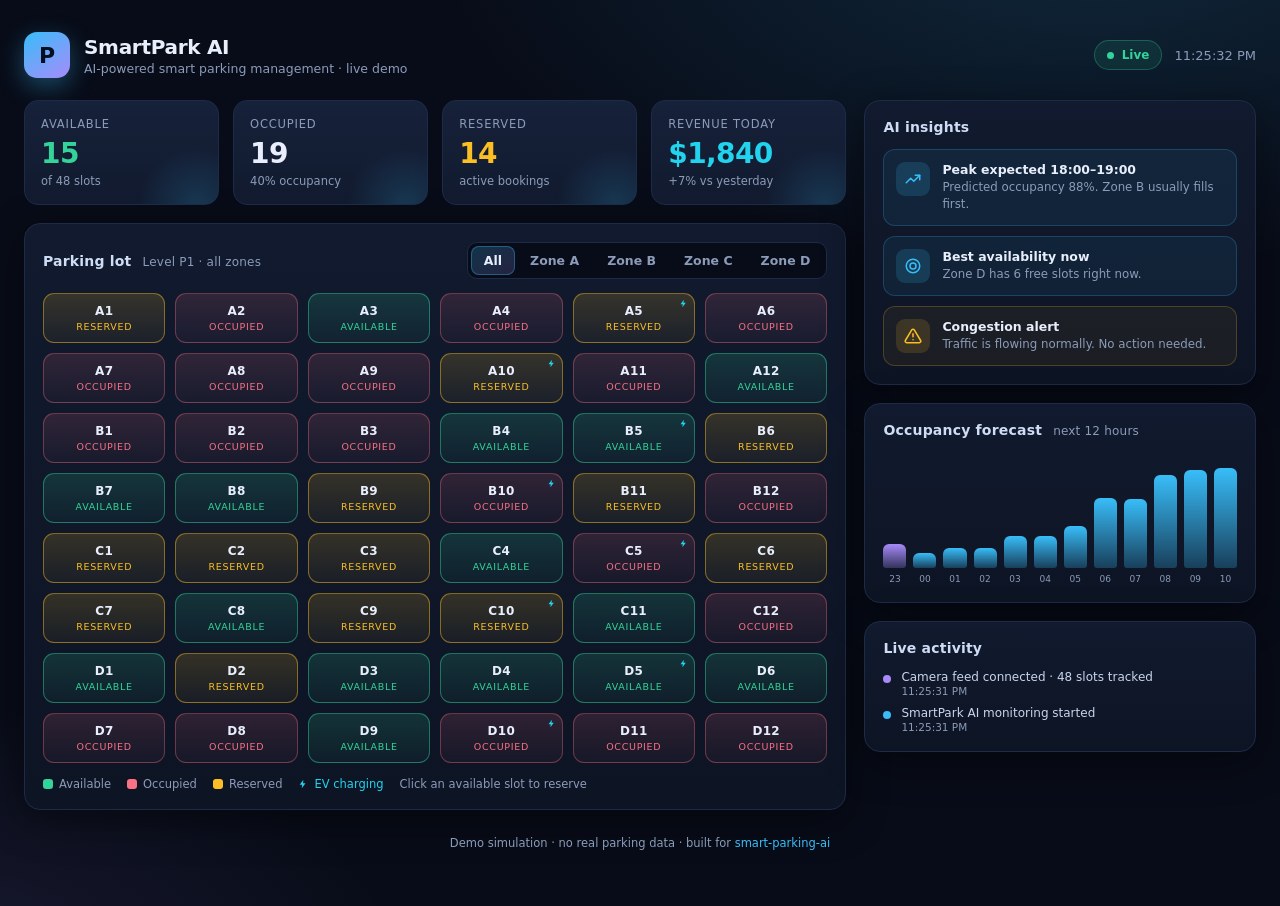
<file: demo/index.html>
<!DOCTYPE html>
<html lang="en">
<head>
<meta charset="UTF-8" />
<meta name="viewport" content="width=device-width, initial-scale=1.0" />
<title>SmartPark AI — Live Parking Demo</title>
<style>
  :root {
    --bg: #080c18;
    --bg-soft: #0d1424;
    --card: #111a2e;
    --card-hi: #16213a;
    --line: #1e2b47;
    --text: #e8eefc;
    --muted: #8b9bb8;
    --accent: #38bdf8;
    --accent-2: #22d3ee;
    --green: #34d399;
    --amber: #fbbf24;
    --red: #fb7185;
    --purple: #a78bfa;
    --radius: 16px;
    --shadow: 0 10px 40px rgba(0, 0, 0, .45);
  }
  * { box-sizing: border-box; }
  html, body { margin: 0; padding: 0; }
  body {
    font-family: "Inter", ui-sans-serif, system-ui, -apple-system, "Segoe UI", Roboto, sans-serif;
    background:
      radial-gradient(1100px 600px at 85% -10%, rgba(56, 189, 248, .16), transparent 60%),
      radial-gradient(900px 500px at -10% 110%, rgba(167, 139, 250, .12), transparent 60%),
      var(--bg);
    color: var(--text);
    min-height: 100vh;
    -webkit-font-smoothing: antialiased;
  }
  .wrap { max-width: 1320px; margin: 0 auto; padding: 24px 24px 56px; }

  header {
    display: flex; align-items: center; justify-content: space-between;
    gap: 16px; padding: 8px 0 22px; flex-wrap: wrap;
  }
  .brand { display: flex; align-items: center; gap: 14px; }
  .logo {
    width: 46px; height: 46px; border-radius: 13px; display: grid; place-items: center;
    background: linear-gradient(145deg, var(--accent), var(--purple));
    font-weight: 800; font-size: 22px; color: #04101f;
    box-shadow: 0 8px 24px rgba(56, 189, 248, .35);
  }
  .brand h1 { font-size: 20px; margin: 0; letter-spacing: -.3px; }
  .brand p { margin: 2px 0 0; font-size: 12.5px; color: var(--muted); }
  .head-right { display: flex; align-items: center; gap: 12px; }
  .live {
    display: inline-flex; align-items: center; gap: 8px;
    font-size: 12px; font-weight: 600; color: var(--green);
    background: rgba(52, 211, 153, .1); border: 1px solid rgba(52, 211, 153, .3);
    padding: 7px 12px; border-radius: 999px;
  }
  .dot { width: 7px; height: 7px; border-radius: 50%; background: var(--green); animation: pulse 1.8s infinite; }
  @keyframes pulse { 0%, 100% { opacity: 1; box-shadow: 0 0 0 0 rgba(52,211,153,.5);} 50% { opacity: .6; box-shadow: 0 0 0 6px rgba(52,211,153,0);} }
  .clock { font-variant-numeric: tabular-nums; font-size: 13px; color: var(--muted); }

  .layout { display: grid; grid-template-columns: minmax(0, 2.1fr) minmax(0, 1fr); gap: 18px; }
  @media (max-width: 980px) { .layout { grid-template-columns: 1fr; } }

  .card {
    background: linear-gradient(180deg, var(--card), var(--bg-soft));
    border: 1px solid var(--line); border-radius: var(--radius);
    padding: 18px; box-shadow: var(--shadow);
  }
  .card h2 { font-size: 14px; margin: 0 0 14px; letter-spacing: .2px; color: #cfdcf5; font-weight: 600; }
  .card h2 .sub { color: var(--muted); font-weight: 400; font-size: 12px; margin-left: 6px; }

  .kpis { display: grid; grid-template-columns: repeat(4, 1fr); gap: 14px; margin-bottom: 18px; }
  @media (max-width: 720px) { .kpis { grid-template-columns: repeat(2, 1fr); } }
  .kpi { padding: 16px; border-radius: 14px; background: linear-gradient(180deg, var(--card-hi), var(--card)); border: 1px solid var(--line); position: relative; overflow: hidden; }
  .kpi::after { content: ""; position: absolute; inset: auto -20% -60% auto; width: 120px; height: 120px; border-radius: 50%; background: radial-gradient(circle, rgba(56,189,248,.18), transparent 70%); }
  .kpi .label { font-size: 11.5px; color: var(--muted); text-transform: uppercase; letter-spacing: .8px; }
  .kpi .value { font-size: 28px; font-weight: 700; margin-top: 6px; letter-spacing: -.6px; }
  .kpi .delta { font-size: 11.5px; margin-top: 4px; color: var(--muted); }
  .kpi.green .value { color: var(--green); }
  .kpi.amber .value { color: var(--amber); }
  .kpi.cyan .value { color: var(--accent-2); }

  .lot-head { display: flex; align-items: center; justify-content: space-between; gap: 10px; flex-wrap: wrap; margin-bottom: 14px; }
  .tabs { display: inline-flex; background: var(--bg); border: 1px solid var(--line); border-radius: 10px; padding: 3px; gap: 2px; }
  .tab { border: 0; background: transparent; color: var(--muted); font: inherit; font-size: 12.5px; font-weight: 600; padding: 7px 13px; border-radius: 8px; cursor: pointer; transition: .18s; }
  .tab:hover { color: var(--text); }
  .tab.active { background: linear-gradient(145deg, rgba(56,189,248,.22), rgba(167,139,250,.18)); color: var(--text); box-shadow: inset 0 0 0 1px rgba(56,189,248,.35); }

  .grid-slots { display: grid; grid-template-columns: repeat(6, 1fr); gap: 10px; }
  @media (max-width: 620px) { .grid-slots { grid-template-columns: repeat(4, 1fr); } }
  .slot {
    position: relative; border-radius: 11px; border: 1px solid var(--line);
    background: linear-gradient(180deg, #16213a, #101a2d);
    padding: 10px 8px; text-align: center; cursor: pointer; transition: .18s;
    user-select: none; overflow: hidden;
  }
  .slot .id { font-size: 12px; font-weight: 700; letter-spacing: .3px; }
  .slot .st { font-size: 9.5px; text-transform: uppercase; letter-spacing: .7px; margin-top: 3px; color: var(--muted); }
  .slot .ev { position: absolute; top: 5px; right: 6px; font-size: 9px; color: var(--accent-2); }
  .slot:hover { transform: translateY(-2px); border-color: rgba(56,189,248,.5); }
  .slot.available { border-color: rgba(52,211,153,.45); background: linear-gradient(180deg, rgba(52,211,153,.16), rgba(52,211,153,.05)); }
  .slot.available .st { color: var(--green); }
  .slot.occupied { border-color: rgba(251,113,133,.35); background: linear-gradient(180deg, rgba(251,113,133,.14), rgba(251,113,133,.04)); cursor: not-allowed; }
  .slot.occupied .st { color: var(--red); }
  .slot.reserved { border-color: rgba(251,191,36,.45); background: linear-gradient(180deg, rgba(251,191,36,.16), rgba(251,191,36,.05)); }
  .slot.reserved .st { color: var(--amber); }

  .legend { display: flex; gap: 16px; flex-wrap: wrap; margin-top: 14px; font-size: 11.5px; color: var(--muted); }
  .legend span { display: inline-flex; align-items: center; gap: 6px; }
  .sw { width: 10px; height: 10px; border-radius: 3px; display: inline-block; }
  .sw.a { background: var(--green); } .sw.o { background: var(--red); } .sw.r { background: var(--amber); }

  .side { display: flex; flex-direction: column; gap: 18px; }

  .insight { display: flex; gap: 12px; padding: 12px; border-radius: 12px; background: rgba(56,189,248,.07); border: 1px solid rgba(56,189,248,.22); margin-bottom: 10px; }
  .insight .ico { width: 34px; height: 34px; flex: 0 0 34px; border-radius: 9px; display: grid; place-items: center; background: rgba(56,189,248,.16); font-size: 16px; }
  .insight b { display: block; font-size: 12.5px; margin-bottom: 2px; }
  .insight p { margin: 0; font-size: 11.8px; color: var(--muted); line-height: 1.45; }

  .chart { display: flex; align-items: flex-end; gap: 7px; height: 132px; padding-top: 6px; }
  .bar-col { flex: 1; display: flex; flex-direction: column; align-items: center; gap: 6px; height: 100%; justify-content: flex-end; }
  .bar { width: 100%; border-radius: 6px 6px 3px 3px; background: linear-gradient(180deg, var(--accent), rgba(56,189,248,.25)); transition: height .5s ease; min-height: 4px; }
  .bar.now { background: linear-gradient(180deg, var(--purple), rgba(167,139,250,.25)); }
  .bar-col .h { font-size: 9px; color: var(--muted); }

  .feed { list-style: none; margin: 0; padding: 0; display: flex; flex-direction: column; gap: 9px; max-height: 236px; overflow: auto; }
  .feed li { display: flex; gap: 10px; align-items: flex-start; font-size: 12px; color: #c8d5ee; }
  .feed .fdot { width: 8px; height: 8px; border-radius: 50%; margin-top: 5px; flex: 0 0 8px; }
  .feed time { display: block; font-size: 10.5px; color: var(--muted); margin-top: 1px; }

  .modal-bg { position: fixed; inset: 0; background: rgba(3, 7, 15, .7); backdrop-filter: blur(6px); display: none; place-items: center; padding: 20px; z-index: 50; }
  .modal-bg.open { display: grid; }
  .modal { width: 100%; max-width: 400px; background: linear-gradient(180deg, #16213a, #0d1424); border: 1px solid var(--line); border-radius: 18px; padding: 22px; box-shadow: var(--shadow); animation: pop .22s ease; }
  @keyframes pop { from { transform: scale(.94); opacity: 0; } to { transform: scale(1); opacity: 1; } }
  .modal h3 { margin: 0 0 4px; font-size: 17px; }
  .modal .muted { color: var(--muted); font-size: 12.5px; margin: 0 0 16px; }
  .field { margin-bottom: 13px; }
  .field label { display: block; font-size: 11.5px; color: var(--muted); margin-bottom: 6px; text-transform: uppercase; letter-spacing: .6px; }
  .field select, .field input { width: 100%; padding: 10px 12px; border-radius: 10px; border: 1px solid var(--line); background: var(--bg); color: var(--text); font: inherit; font-size: 13px; }
  .field select:focus, .field input:focus { outline: none; border-color: var(--accent); }
  .price { display: flex; justify-content: space-between; align-items: center; padding: 12px 14px; border-radius: 10px; background: rgba(52,211,153,.08); border: 1px solid rgba(52,211,153,.25); margin-bottom: 16px; font-size: 13px; }
  .price b { font-size: 19px; color: var(--green); }
  .btn { border: 0; font: inherit; font-weight: 700; font-size: 13.5px; padding: 12px 16px; border-radius: 11px; cursor: pointer; transition: .18s; }
  .btn.primary { background: linear-gradient(145deg, var(--accent), var(--accent-2)); color: #04101f; width: 100%; }
  .btn.primary:hover { filter: brightness(1.08); }
  .btn.ghost { background: transparent; color: var(--muted); border: 1px solid var(--line); }
  .btn.ghost:hover { color: var(--text); border-color: var(--muted); }
  .modal-actions { display: flex; gap: 10px; }

  .toast-wrap { position: fixed; right: 20px; bottom: 20px; display: flex; flex-direction: column; gap: 10px; z-index: 60; }
  .toast { background: #14203a; border: 1px solid rgba(52,211,153,.4); color: var(--text); padding: 12px 16px; border-radius: 12px; font-size: 12.5px; box-shadow: var(--shadow); animation: slide .25s ease; max-width: 320px; }
  .toast.warn { border-color: rgba(251,191,36,.45); }
  @keyframes slide { from { transform: translateY(12px); opacity: 0; } to { transform: none; opacity: 1; } }

  footer { margin-top: 26px; text-align: center; font-size: 11.5px; color: var(--muted); }
  footer a { color: var(--accent); text-decoration: none; }
</style>
</head>
<body>
<div class="wrap">
  <header>
    <div class="brand">
      <div class="logo">P</div>
      <div>
        <h1>SmartPark AI</h1>
        <p>AI-powered smart parking management · live demo</p>
      </div>
    </div>
    <div class="head-right">
      <span class="live"><span class="dot"></span> Live</span>
      <span class="clock" id="clock">--:--:--</span>
    </div>
  </header>

  <div class="layout">
    <div>
      <div class="kpis">
        <div class="kpi green">
          <div class="label">Available</div>
          <div class="value" id="kpiAvail">0</div>
          <div class="delta" id="kpiAvailDelta">of 0 slots</div>
        </div>
        <div class="kpi">
          <div class="label">Occupied</div>
          <div class="value" id="kpiOcc">0</div>
          <div class="delta" id="kpiOccDelta">0% occupancy</div>
        </div>
        <div class="kpi amber">
          <div class="label">Reserved</div>
          <div class="value" id="kpiRes">0</div>
          <div class="delta">active bookings</div>
        </div>
        <div class="kpi cyan">
          <div class="label">Revenue today</div>
          <div class="value" id="kpiRev">$0</div>
          <div class="delta">+<span id="kpiRevPct">0</span>% vs yesterday</div>
        </div>
      </div>

      <div class="card">
        <div class="lot-head">
          <h2 style="margin:0">Parking lot <span class="sub" id="lotSub">Level P1 · all zones</span></h2>
          <div class="tabs" id="tabs">
            <button class="tab active" data-zone="all">All</button>
            <button class="tab" data-zone="A">Zone A</button>
            <button class="tab" data-zone="B">Zone B</button>
            <button class="tab" data-zone="C">Zone C</button>
            <button class="tab" data-zone="D">Zone D</button>
          </div>
        </div>
        <div class="grid-slots" id="slotGrid"></div>
        <div class="legend">
          <span><i class="sw a"></i> Available</span>
          <span><i class="sw o"></i> Occupied</span>
          <span><i class="sw r"></i> Reserved</span>
          <span style="color:var(--accent-2)"><svg width="10" height="10" viewBox="0 0 24 24" fill="#22d3ee" style="vertical-align:-1px"><path d="M13 2 4 14h6l-1 8 9-12h-6z"/></svg> EV charging</span>
          <span>Click an available slot to reserve</span>
        </div>
      </div>
    </div>

    <div class="side">
      <div class="card">
        <h2>AI insights</h2>
        <div class="insight">
          <div class="ico">
            <svg width="18" height="18" viewBox="0 0 24 24" fill="none" stroke="#38bdf8" stroke-width="2" stroke-linecap="round" stroke-linejoin="round"><polyline points="3 17 9 11 13 15 21 7"/><polyline points="15 7 21 7 21 13"/></svg>
          </div>
          <div>
            <b>Peak expected 18:00–19:00</b>
            <p>Predicted occupancy <span id="peakPct">—</span>. Zone B usually fills first.</p>
          </div>
        </div>
        <div class="insight">
          <div class="ico">
            <svg width="18" height="18" viewBox="0 0 24 24" fill="none" stroke="#38bdf8" stroke-width="2"><circle cx="12" cy="12" r="9"/><circle cx="12" cy="12" r="4"/></svg>
          </div>
          <div>
            <b>Best availability now</b>
            <p id="bestZone">—</p>
          </div>
        </div>
        <div class="insight" style="background:rgba(251,191,36,.06);border-color:rgba(251,191,36,.22);margin-bottom:0">
          <div class="ico" style="background:rgba(251,191,36,.14)">
            <svg width="18" height="18" viewBox="0 0 24 24" fill="none" stroke="#fbbf24" stroke-width="2" stroke-linecap="round" stroke-linejoin="round"><path d="M10.3 3.9 1.8 18a2 2 0 0 0 1.7 3h17a2 2 0 0 0 1.7-3L13.7 3.9a2 2 0 0 0-3.4 0z"/><line x1="12" y1="9" x2="12" y2="13"/><line x1="12" y1="17" x2="12.01" y2="17"/></svg>
          </div>
          <div>
            <b>Congestion alert</b>
            <p id="alertText">Monitoring zones…</p>
          </div>
        </div>
      </div>

      <div class="card">
        <h2>Occupancy forecast <span class="sub">next 12 hours</span></h2>
        <div class="chart" id="chart"></div>
      </div>

      <div class="card">
        <h2>Live activity</h2>
        <ul class="feed" id="feed"></ul>
      </div>
    </div>
  </div>

  <footer>
    Demo simulation · no real parking data · built for
    <a href="https://github.com/vijaykhati60-spec/smart-parking-ai" target="_blank" rel="noopener">smart-parking-ai</a>
  </footer>
</div>

<div class="modal-bg" id="modalBg">
  <div class="modal">
    <h3>Reserve slot <span id="mSlot">A1</span></h3>
    <p class="muted">Instant booking · cancel free up to 15 min before</p>
    <div class="field">
      <label>Duration</label>
      <select id="mDuration">
        <option value="1">1 hour</option>
        <option value="2" selected>2 hours</option>
        <option value="3">3 hours</option>
        <option value="4">4 hours</option>
      </select>
    </div>
    <div class="field">
      <label>Vehicle plate</label>
      <input id="mPlate" maxlength="10" placeholder="e.g. ABC-1234" />
    </div>
    <div class="price">
      <span>Estimated total</span>
      <b id="mTotal">$8</b>
    </div>
    <div class="modal-actions">
      <button class="btn ghost" id="mCancel" style="flex:1">Cancel</button>
      <button class="btn primary" id="mConfirm" style="flex:2">Confirm reservation</button>
    </div>
  </div>
</div>

<div class="toast-wrap" id="toasts"></div>

<script>
(function () {
  const RATE = 4; // $ per hour
  const ZONES = ["A", "B", "C", "D"];
  const PER_ZONE = 12;

  const state = { slots: [], activeZone: "all", selected: null, revenue: 1840 };

  function rand(n) { return Math.floor(Math.random() * n); }

  function buildSlots() {
    const slots = [];
    ZONES.forEach((zone) => {
      for (let i = 1; i <= PER_ZONE; i++) {
        const r = Math.random();
        const status = r < 0.55 ? "occupied" : r < 0.72 ? "reserved" : "available";
        slots.push({ id: zone + i, zone, status, ev: i % 5 === 0, since: Date.now() - rand(90) * 60000 });
      }
    });
    return slots;
  }

  const els = {
    grid: document.getElementById("slotGrid"),
    clock: document.getElementById("clock"),
    kpiAvail: document.getElementById("kpiAvail"),
    kpiAvailDelta: document.getElementById("kpiAvailDelta"),
    kpiOcc: document.getElementById("kpiOcc"),
    kpiOccDelta: document.getElementById("kpiOccDelta"),
    kpiRes: document.getElementById("kpiRes"),
    kpiRev: document.getElementById("kpiRev"),
    kpiRevPct: document.getElementById("kpiRevPct"),
    lotSub: document.getElementById("lotSub"),
    chart: document.getElementById("chart"),
    feed: document.getElementById("feed"),
    modalBg: document.getElementById("modalBg"),
    mSlot: document.getElementById("mSlot"),
    mDuration: document.getElementById("mDuration"),
    mPlate: document.getElementById("mPlate"),
    mTotal: document.getElementById("mTotal"),
    toasts: document.getElementById("toasts"),
    peakPct: document.getElementById("peakPct"),
    bestZone: document.getElementById("bestZone"),
    alertText: document.getElementById("alertText"),
  };

  function fmtTime(d) {
    return d.toLocaleTimeString([], { hour: "2-digit", minute: "2-digit", second: "2-digit" });
  }

  function renderGrid() {
    const list = state.activeZone === "all"
      ? state.slots
      : state.slots.filter((s) => s.zone === state.activeZone);
    els.grid.innerHTML = list.map((s) => `
      <div class="slot ${s.status}" data-id="${s.id}" title="${s.id} · ${s.status}">
        ${s.ev ? '<span class="ev"><svg width="9" height="9" viewBox="0 0 24 24" fill="#22d3ee"><path d="M13 2 4 14h6l-1 8 9-12h-6z"/></svg></span>' : ""}
        <div class="id">${s.id}</div>
        <div class="st">${s.status}</div>
      </div>`).join("");
    els.lotSub.textContent = "Level P1 · " + (state.activeZone === "all" ? "all zones" : "zone " + state.activeZone);
  }

  function counts() {
    const total = state.slots.length;
    const occupied = state.slots.filter((s) => s.status === "occupied").length;
    const reserved = state.slots.filter((s) => s.status === "reserved").length;
    const available = total - occupied - reserved;
    return { total, occupied, reserved, available };
  }

  function renderKpis() {
    const c = counts();
    els.kpiAvail.textContent = c.available;
    els.kpiAvailDelta.textContent = "of " + c.total + " slots";
    els.kpiOcc.textContent = c.occupied;
    els.kpiOccDelta.textContent = Math.round((c.occupied / c.total) * 100) + "% occupancy";
    els.kpiRes.textContent = c.reserved;
    els.kpiRev.textContent = "$" + state.revenue.toLocaleString();
    els.kpiRevPct.textContent = (6 + rand(9));
  }

  function renderInsights() {
    const c = counts();
    const pct = Math.round(((c.occupied + c.reserved) / c.total) * 100);
    els.peakPct.textContent = Math.min(98, pct + 18 + rand(8)) + "%";
    const byZone = ZONES.map((z) => {
      const zs = state.slots.filter((s) => s.zone === z);
      return { z, free: zs.filter((s) => s.status === "available").length };
    }).sort((a, b) => b.free - a.free);
    els.bestZone.textContent = "Zone " + byZone[0].z + " has " + byZone[0].free + " free slots right now.";
    els.alertText.textContent = pct > 70
      ? "High demand detected. Consider rerouting incoming drivers to Zone " + byZone[0].z + "."
      : "Traffic is flowing normally. No action needed.";
  }

  function renderChart() {
    const now = new Date().getHours();
    const bars = [];
    for (let i = 0; i < 12; i++) {
      const h = (now + i) % 24;
      const peak = Math.max(0, Math.sin(((h - 6) / 24) * Math.PI * 2) * 0.35 + 0.55);
      const val = Math.round(peak * 100 - 12 + rand(14));
      bars.push({ h, val: Math.max(12, Math.min(98, val)), now: i === 0 });
    }
    els.chart.innerHTML = bars.map((b) => `
      <div class="bar-col" title="${String(b.h).padStart(2, "0")}:00 · ${b.val}%">
        <div class="bar ${b.now ? "now" : ""}" style="height:${b.val}%"></div>
        <div class="h">${String(b.h).padStart(2, "0")}</div>
      </div>`).join("");
  }

  function addFeed(text, color) {
    const li = document.createElement("li");
    li.innerHTML = `<span class="fdot" style="background:${color}"></span>
      <div><div>${text}</div><time>${fmtTime(new Date())}</time></div>`;
    els.feed.prepend(li);
    while (els.feed.children.length > 18) els.feed.lastChild.remove();
  }

  function toast(msg, warn) {
    const t = document.createElement("div");
    t.className = "toast" + (warn ? " warn" : "");
    t.textContent = msg;
    els.toasts.appendChild(t);
    setTimeout(() => { t.style.opacity = "0"; t.style.transition = "opacity .3s"; }, 2600);
    setTimeout(() => t.remove(), 3000);
  }

  function renderAll() { renderGrid(); renderKpis(); renderInsights(); }

  function tickSim() {
    const pool = state.slots.filter((s) => s.status === "available");
    const busy = state.slots.filter((s) => s.status === "occupied");
    if (Math.random() < 0.65 && pool.length) {
      const s = pool[rand(pool.length)];
      s.status = "occupied"; s.since = Date.now();
      state.revenue += RATE;
      addFeed(`Vehicle entered <b>${s.id}</b>${s.ev ? " (EV charging)" : ""}`, "#fb7185");
    } else if (busy.length) {
      const s = busy[rand(busy.length)];
      s.status = "available";
      addFeed(`Vehicle left <b>${s.id}</b> — now available`, "#34d399");
    }
    renderAll();
  }

  function openModal(slot) {
    state.selected = slot;
    els.mSlot.textContent = slot.id;
    els.mDuration.value = "2";
    els.mPlate.value = "";
    updateTotal();
    els.modalBg.classList.add("open");
  }
  function closeModal() { els.modalBg.classList.remove("open"); state.selected = null; }
  function updateTotal() {
    els.mTotal.textContent = "$" + RATE * Number(els.mDuration.value);
  }

  els.grid.addEventListener("click", (e) => {
    const el = e.target.closest(".slot");
    if (!el) return;
    const slot = state.slots.find((s) => s.id === el.dataset.id);
    if (!slot) return;
    if (slot.status !== "available") { toast("Slot " + slot.id + " is " + slot.status + ".", true); return; }
    openModal(slot);
  });

  document.getElementById("tabs").addEventListener("click", (e) => {
    const btn = e.target.closest(".tab");
    if (!btn) return;
    document.querySelectorAll(".tab").forEach((t) => t.classList.remove("active"));
    btn.classList.add("active");
    state.activeZone = btn.dataset.zone;
    renderGrid();
  });

  els.mDuration.addEventListener("change", updateTotal);
  document.getElementById("mCancel").addEventListener("click", closeModal);
  els.modalBg.addEventListener("click", (e) => { if (e.target === els.modalBg) closeModal(); });

  document.getElementById("mConfirm").addEventListener("click", () => {
    const slot = state.selected;
    if (!slot) return;
    const hours = Number(els.mDuration.value);
    slot.status = "reserved";
    state.revenue += RATE * hours;
    addFeed(`Slot <b>${slot.id}</b> reserved for ${hours}h${els.mPlate.value ? " · " + els.mPlate.value : ""}`, "#fbbf24");
    closeModal();
    renderAll();
    toast("Reserved " + slot.id + " for " + hours + "h · $" + RATE * hours);
  });

  setInterval(() => { els.clock.textContent = fmtTime(new Date()); }, 1000);
  els.clock.textContent = fmtTime(new Date());

  state.slots = buildSlots();
  renderAll();
  renderChart();
  setInterval(tickSim, 3500);
  setInterval(renderChart, 30000);
  addFeed("SmartPark AI monitoring started", "#38bdf8");
  addFeed("Camera feed connected · 48 slots tracked", "#a78bfa");
})();
</script>
</body>
</html>
</file>
